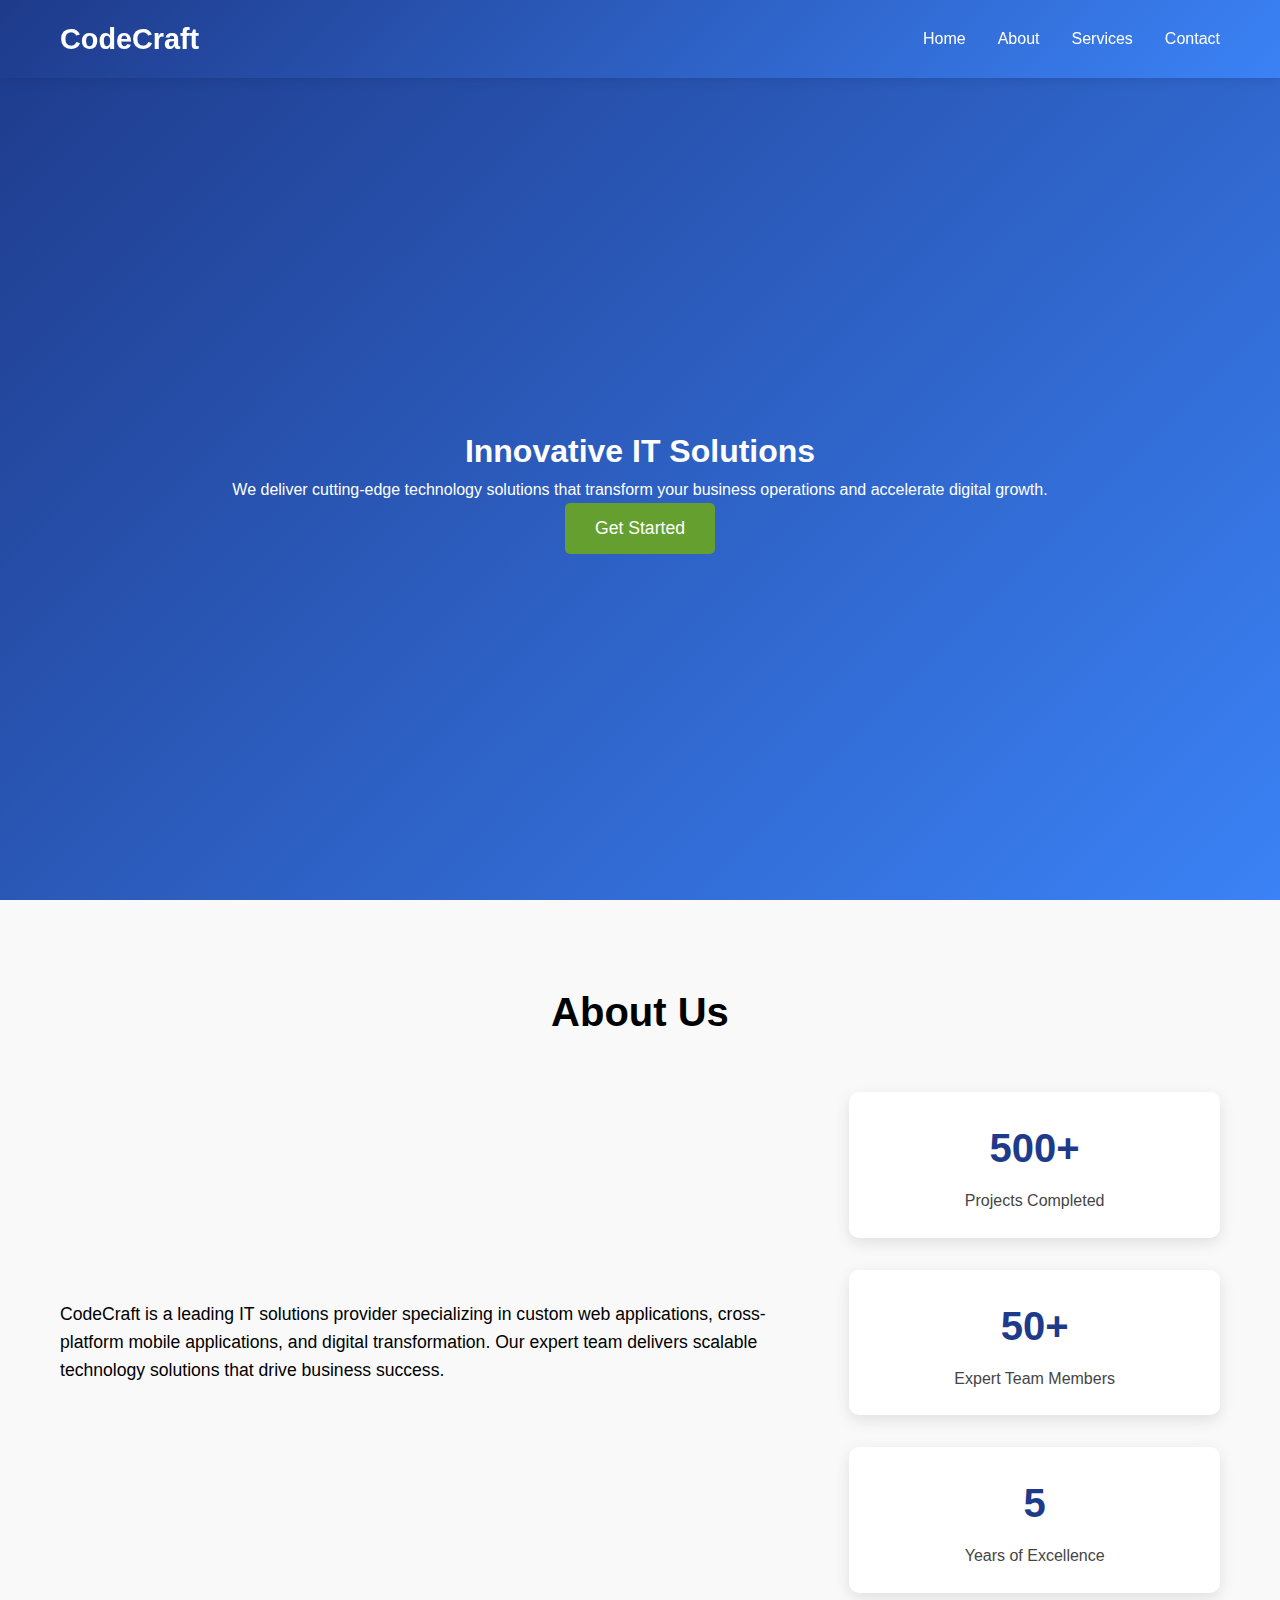
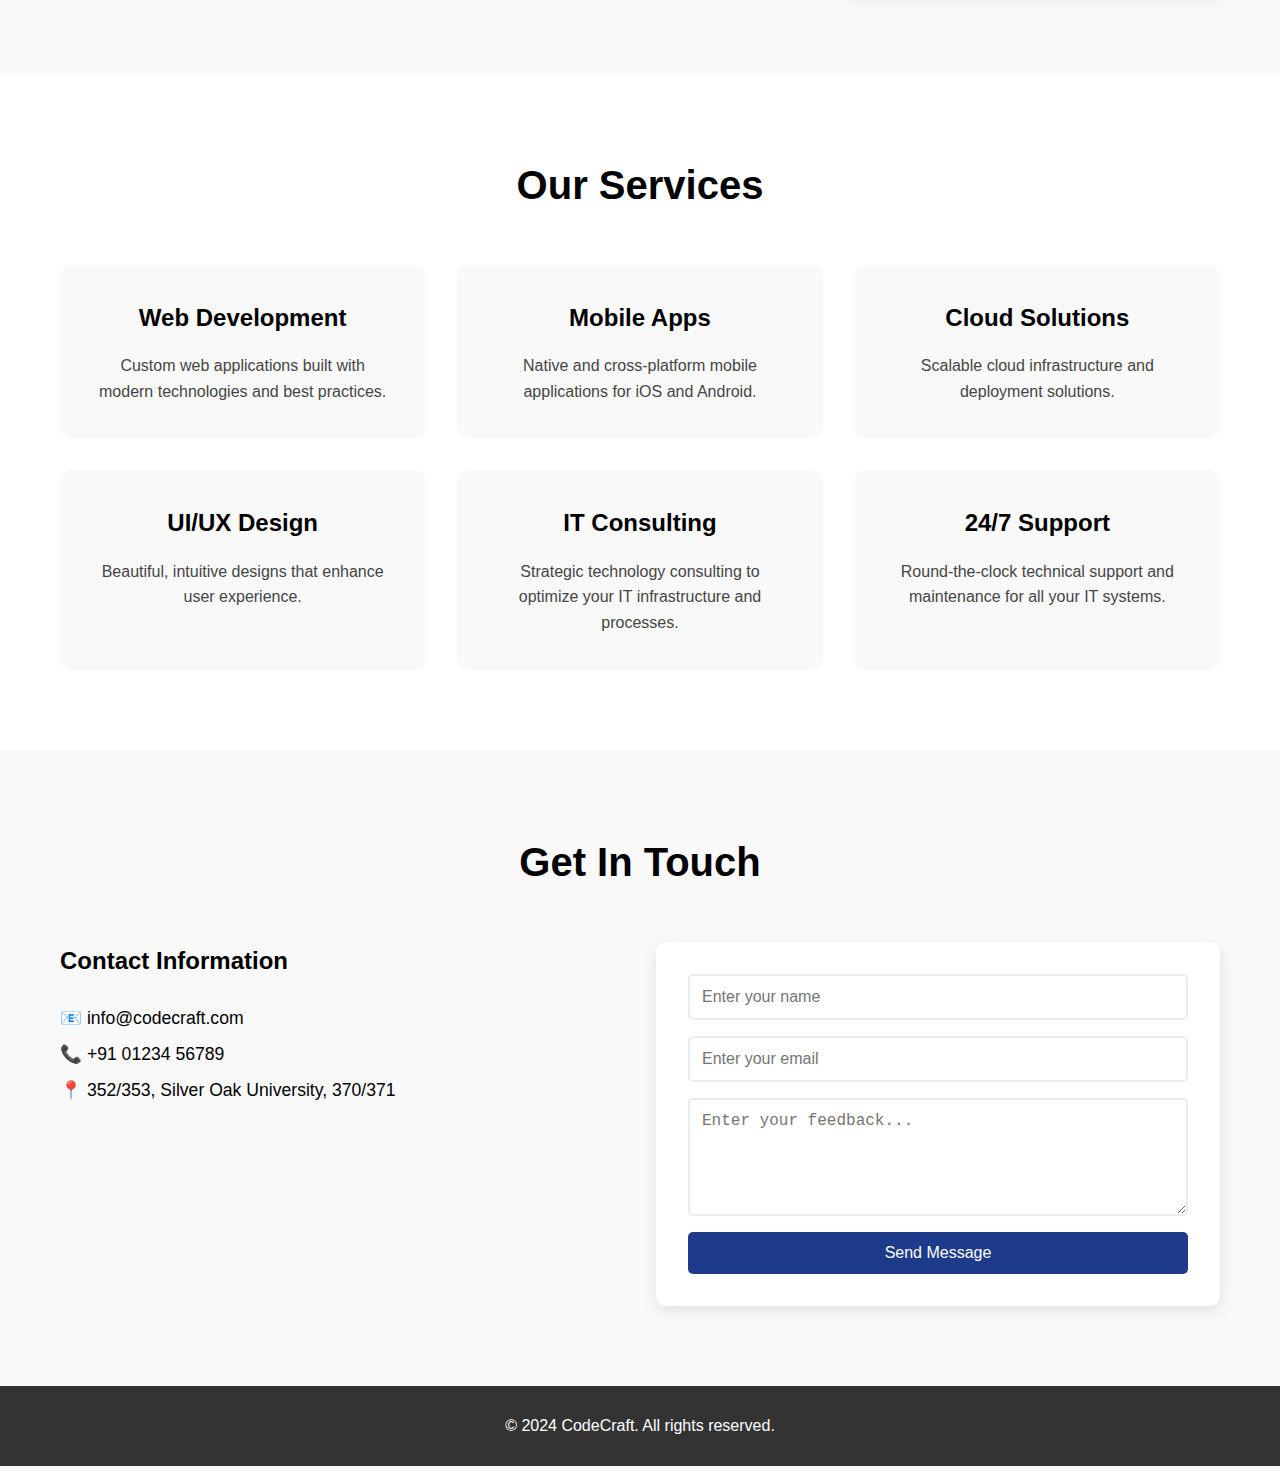
<file: index.html>
<!DOCTYPE html>
<html lang="en">
  <head>
    <meta charset="UTF-8" />
    <meta name="viewport" content="width=device-width, initial-scale=1.0" />
    <title>CodeCraft - IT Solutions</title>
    <link rel="stylesheet" href="styles.css" />
  </head>
  <body>
    <header class="header">
      <nav class="navbar">
        <div class="logo">CodeCraft</div>
        <ul class="nav-links">
          <li><a href="#home">Home</a></li>
          <li><a href="#about">About</a></li>
          <li><a href="#services">Services</a></li>
          <li><a href="#contact">Contact</a></li>
        </ul>
      </nav>
    </header>

    <main>
      <section id="home" class="hero">
        <div class="hero-content">
          <h1>Innovative IT Solutions</h1>
          <p>
            We deliver cutting-edge technology solutions that transform your
            business operations and accelerate digital growth.
          </p>
          <button class="hero-button">Get Started</button>
        </div>
      </section>

      <section id="about" class="about">
        <div class="about-container">
          <h2>About Us</h2>
          <div class="about-grid">
            <div class="about-text">
              <p>
                CodeCraft is a leading IT solutions provider specializing in
                custom web applications, cross-platform mobile applications, and
                digital transformation. Our expert team delivers scalable
                technology solutions that drive business success.
              </p>
            </div>
            <div class="about-stats">
              <div class="stat">
                <h3>500+</h3>
                <p>Projects Completed</p>
              </div>
              <div class="stat">
                <h3>50+</h3>
                <p>Expert Team Members</p>
              </div>
              <div class="stat">
                <h3>5</h3>
                <p>Years of Excellence</p>
              </div>
            </div>
          </div>
        </div>
      </section>

      <section id="services" class="services">
        <div class="services-container">
          <h2>Our Services</h2>
          <div class="services-grid">
            <div class="service-card">
              <h3>Web Development</h3>
              <p>
                Custom web applications built with modern technologies and best
                practices.
              </p>
            </div>
            <div class="service-card">
              <h3>Mobile Apps</h3>
              <p>
                Native and cross-platform mobile applications for iOS and
                Android.
              </p>
            </div>
            <div class="service-card">
              <h3>Cloud Solutions</h3>
              <p>Scalable cloud infrastructure and deployment solutions.</p>
            </div>
            <div class="service-card">
              <h3>UI/UX Design</h3>
              <p>Beautiful, intuitive designs that enhance user experience.</p>
            </div>
            <div class="service-card">
              <h3>IT Consulting</h3>
              <p>
                Strategic technology consulting to optimize your IT
                infrastructure and processes.
              </p>
            </div>
            <div class="service-card">
              <h3>24/7 Support</h3>
              <p>
                Round-the-clock technical support and maintenance for all your
                IT systems.
              </p>
            </div>
          </div>
        </div>
      </section>

      <section id="contact" class="contact">
        <div class="contact-container">
          <h2>Get In Touch</h2>
          <div class="contact-content">
            <div class="contact-info">
              <h3>Contact Information</h3>
              <p>📧 info@codecraft.com</p>
              <p>📞 +91 01234 56789</p>
              <p>📍 352/353, Silver Oak University, 370/371</p>
            </div>
            <div class="contact-form">
              <form>
                <input type="text" placeholder="Enter your name" required />
                <input type="email" placeholder="Enter your email" required />
                <textarea
                  placeholder="Enter your feedback..."
                  rows="5"
                  required
                ></textarea>
                <button type="submit">Send Message</button>
              </form>
            </div>
          </div>
        </div>
      </section>
    </main>

    <footer class="footer">
      <div class="footer-container">
        <p>&copy; 2024 CodeCraft. All rights reserved.</p>
      </div>
    </footer>
  </body>
</html>
</file>
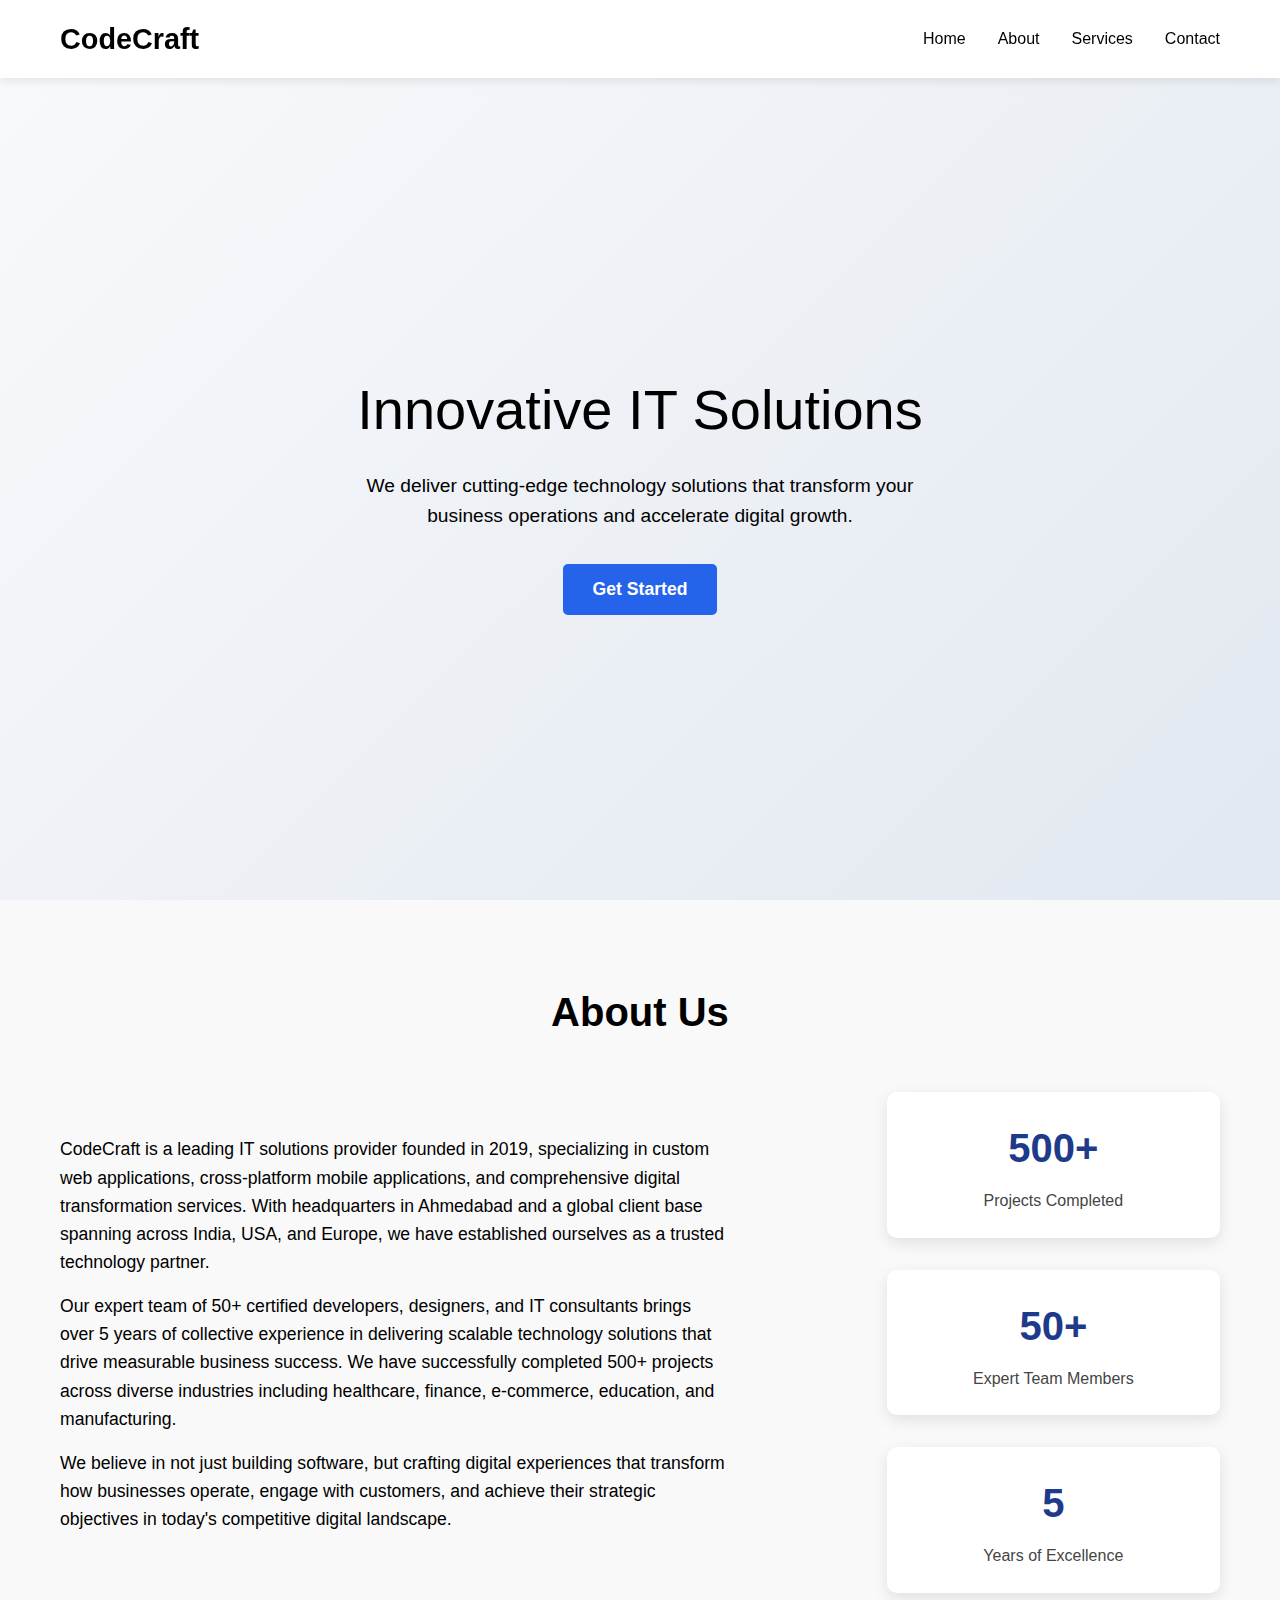
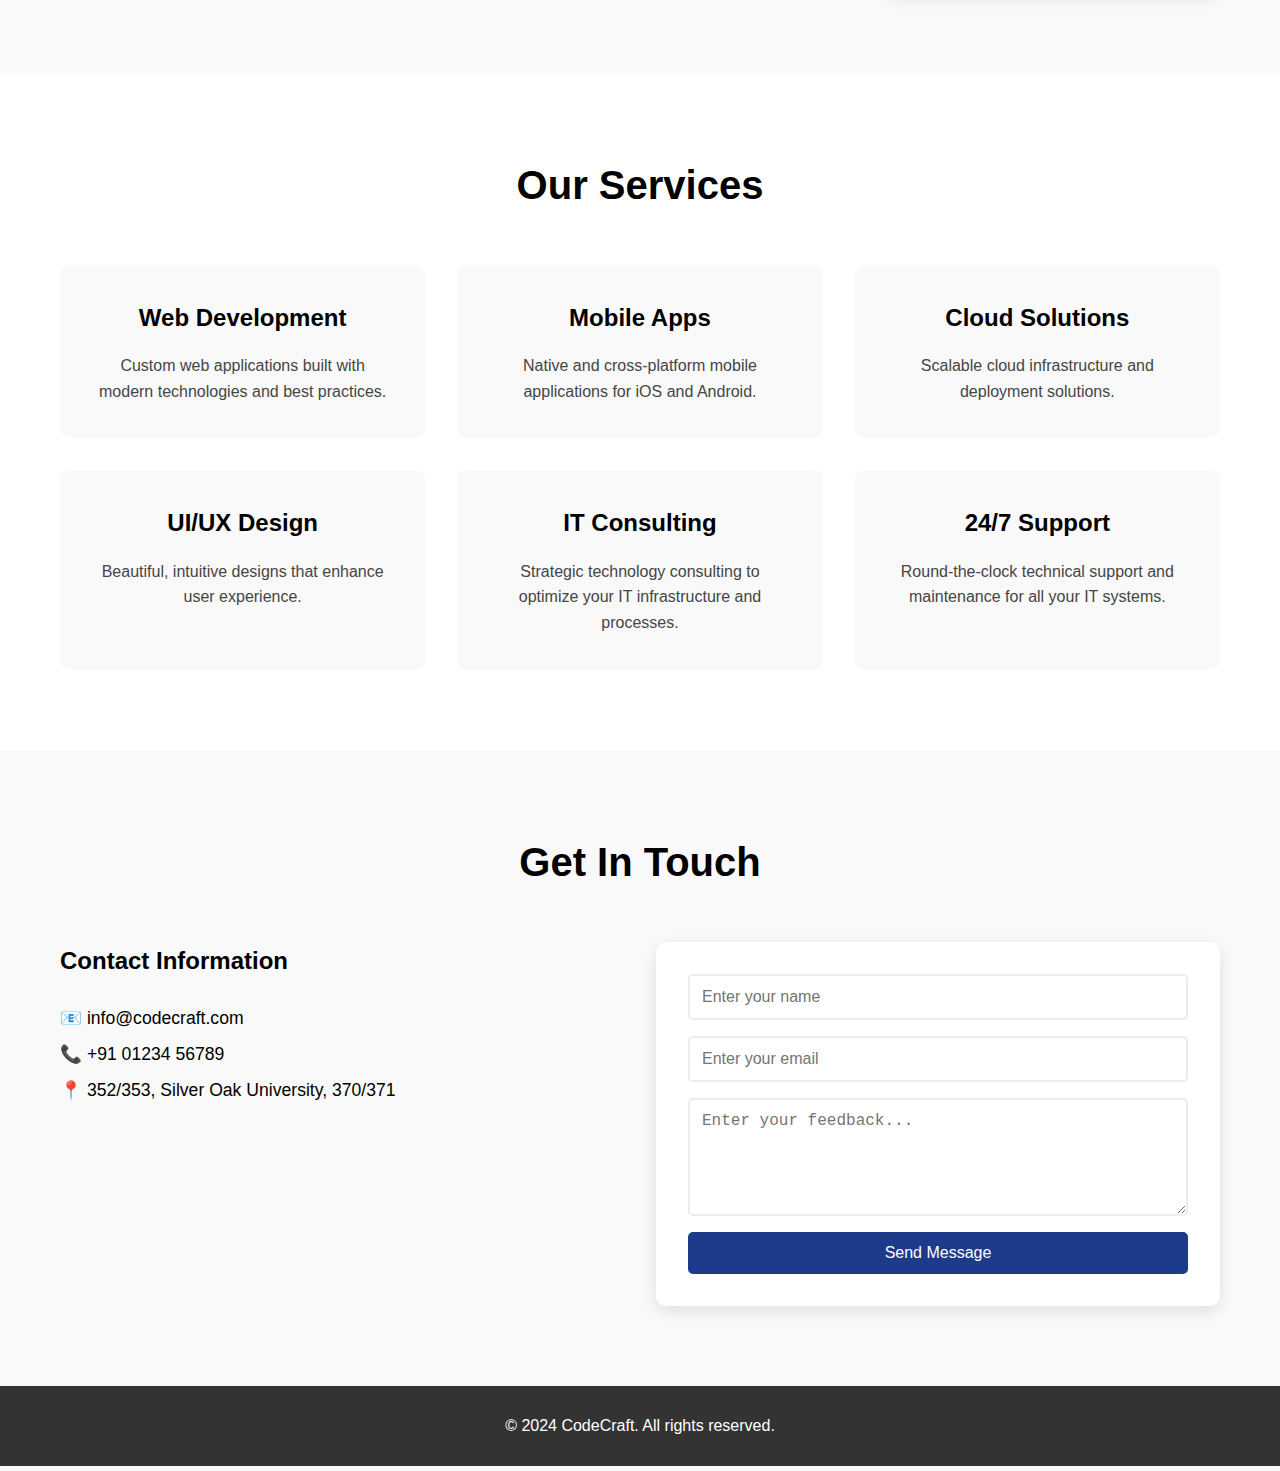
<file: Landing.html>
<!DOCTYPE html>
<html lang="en">
  <head>
    <meta charset="UTF-8" />
    <meta name="viewport" content="width=device-width, initial-scale=1.0" />
    <title>CodeCraft - IT Solutions</title>
    <link rel="stylesheet" href="Landing.css" />
  </head>
  <body>
    <header class="header">
      <nav class="navbar">
        <div class="logo">CodeCraft</div>
        <ul class="nav-links">
          <li><a href="#home">Home</a></li>
          <li><a href="#about">About</a></li>
          <li><a href="#services">Services</a></li>
          <li><a href="#contact">Contact</a></li>
        </ul>
      </nav>
    </header>

    <main>
      <section id="home" class="hero">
        <div class="hero-container">
          <h1>Innovative IT Solutions</h1>
          <p>
            We deliver cutting-edge technology solutions that transform your
            business operations and accelerate digital growth.
          </p>
          <button class="hero-button">Get Started</button>
        </div>
      </section>

      <section id="about" class="about">
        <div class="about-container">
          <h2>About Us</h2>
          <div class="about-grid">
            <div class="about-text">
              <p>
                CodeCraft is a leading IT solutions provider founded in 2019,
                specializing in custom web applications, cross-platform mobile
                applications, and comprehensive digital transformation services.
                With headquarters in Ahmedabad and a global client base spanning
                across India, USA, and Europe, we have established ourselves as
                a trusted technology partner.
              </p>
              <p>
                Our expert team of 50+ certified developers, designers, and IT
                consultants brings over 5 years of collective experience in
                delivering scalable technology solutions that drive measurable
                business success. We have successfully completed 500+ projects
                across diverse industries including healthcare, finance,
                e-commerce, education, and manufacturing.
              </p>
              <p>
                We believe in not just building software, but crafting digital
                experiences that transform how businesses operate, engage with
                customers, and achieve their strategic objectives in today's
                competitive digital landscape.
              </p>
            </div>
            <div class="about-stats">
              <div class="stat">
                <h3>500+</h3>
                <p>Projects Completed</p>
              </div>
              <div class="stat">
                <h3>50+</h3>
                <p>Expert Team Members</p>
              </div>
              <div class="stat">
                <h3>5</h3>
                <p>Years of Excellence</p>
              </div>
            </div>
          </div>
        </div>
      </section>

      <section id="services" class="services">
        <div class="services-container">
          <h2>Our Services</h2>
          <div class="services-grid">
            <div class="service-card">
              <h3>Web Development</h3>
              <p>
                Custom web applications built with modern technologies and best
                practices.
              </p>
            </div>
            <div class="service-card">
              <h3>Mobile Apps</h3>
              <p>
                Native and cross-platform mobile applications for iOS and
                Android.
              </p>
            </div>
            <div class="service-card">
              <h3>Cloud Solutions</h3>
              <p>Scalable cloud infrastructure and deployment solutions.</p>
            </div>
            <div class="service-card">
              <h3>UI/UX Design</h3>
              <p>Beautiful, intuitive designs that enhance user experience.</p>
            </div>
            <div class="service-card">
              <h3>IT Consulting</h3>
              <p>
                Strategic technology consulting to optimize your IT
                infrastructure and processes.
              </p>
            </div>
            <div class="service-card">
              <h3>24/7 Support</h3>
              <p>
                Round-the-clock technical support and maintenance for all your
                IT systems.
              </p>
            </div>
          </div>
        </div>
      </section>

      <section id="contact" class="contact">
        <div class="contact-container">
          <h2>Get In Touch</h2>
          <div class="contact-content">
            <div class="contact-info">
              <h3>Contact Information</h3>
              <p>📧 info@codecraft.com</p>
              <p>📞 +91 01234 56789</p>
              <p>📍 352/353, Silver Oak University, 370/371</p>
            </div>
            <div class="contact-form">
              <form>
                <input type="text" placeholder="Enter your name" required />
                <input type="email" placeholder="Enter your email" required />
                <textarea
                  placeholder="Enter your feedback..."
                  rows="5"
                  required
                ></textarea>
                <button type="submit">Send Message</button>
              </form>
            </div>
          </div>
        </div>
      </section>
    </main>

    <footer class="footer">
      <div class="footer-container">
        <p>&copy; 2024 CodeCraft. All rights reserved.</p>
      </div>
    </footer>
  </body>
</html>
</file>
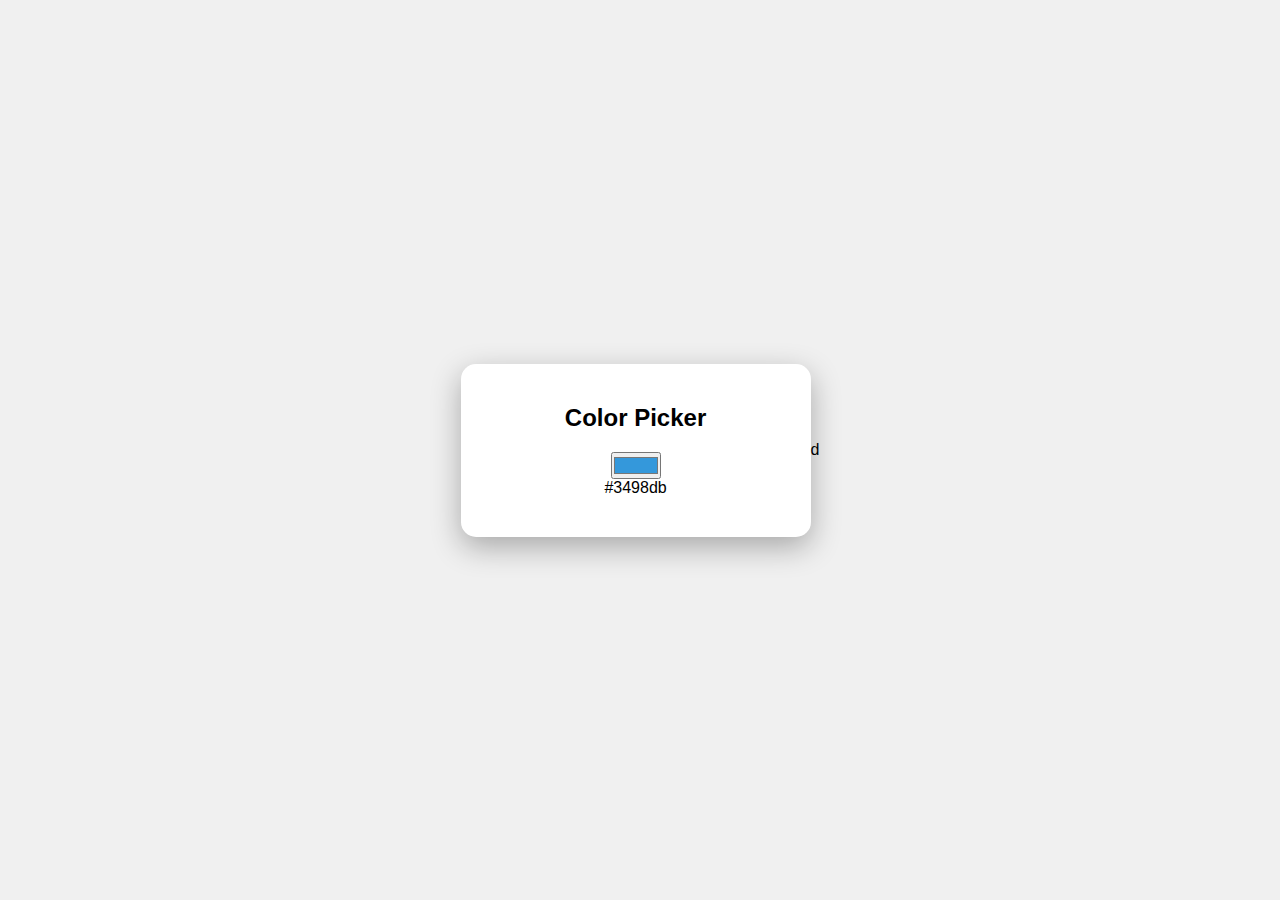
<file: ColorPicker/color-picker.html>
<!DOCTYPE html>
<html lang="en">
  <head>
    <meta charset="UTF-8" />
    <meta name="viewport" content="width=device-width, initial-scale=1.0" />
    <title>Color Picker</title>
    <link rel="stylesheet" href="color-picker.css" />
  </head>
  <body>
    <div class="container">
      <h2>Color Picker</h2>
      <input type="color" id="colorPicker" value="#3498db" />
      <div id="colorValue">#3498db</div>
    </div>

    <script src="color-picker.js"></script>
  </body>
</html>
d
</file>
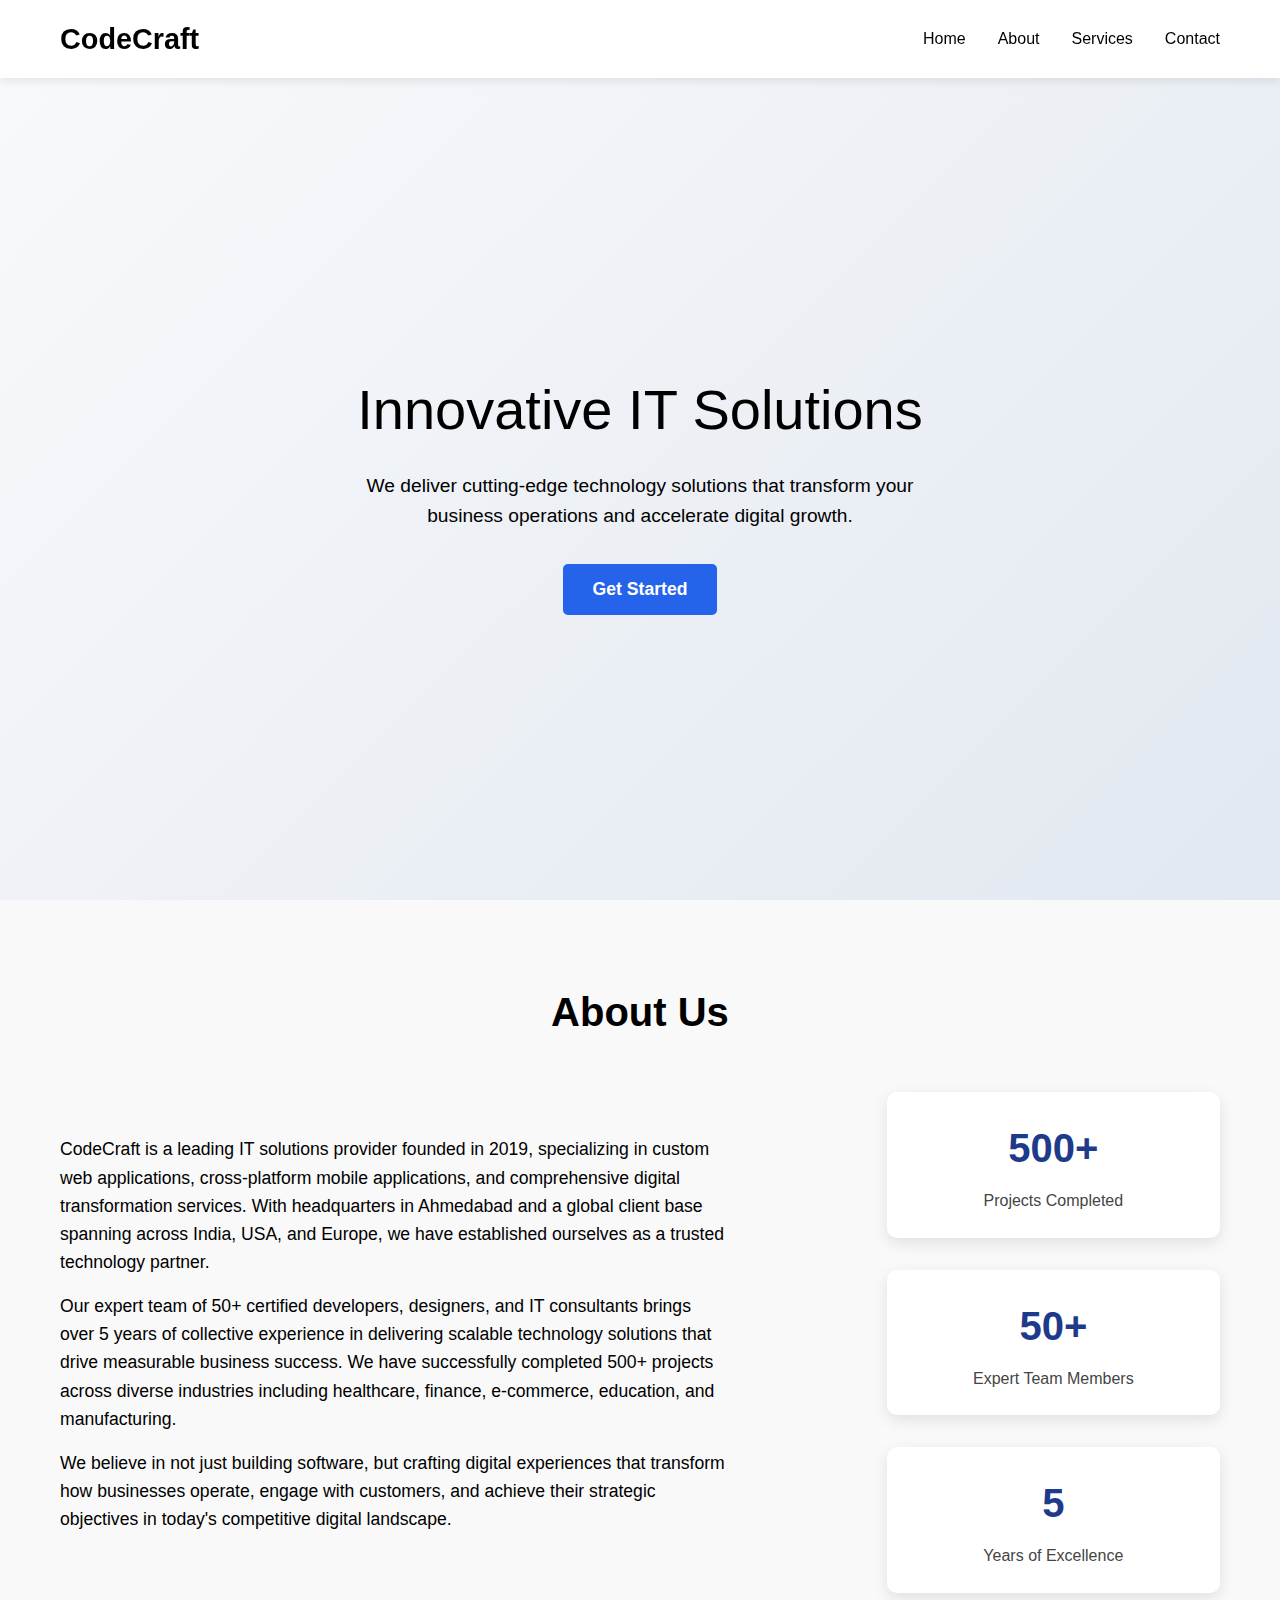
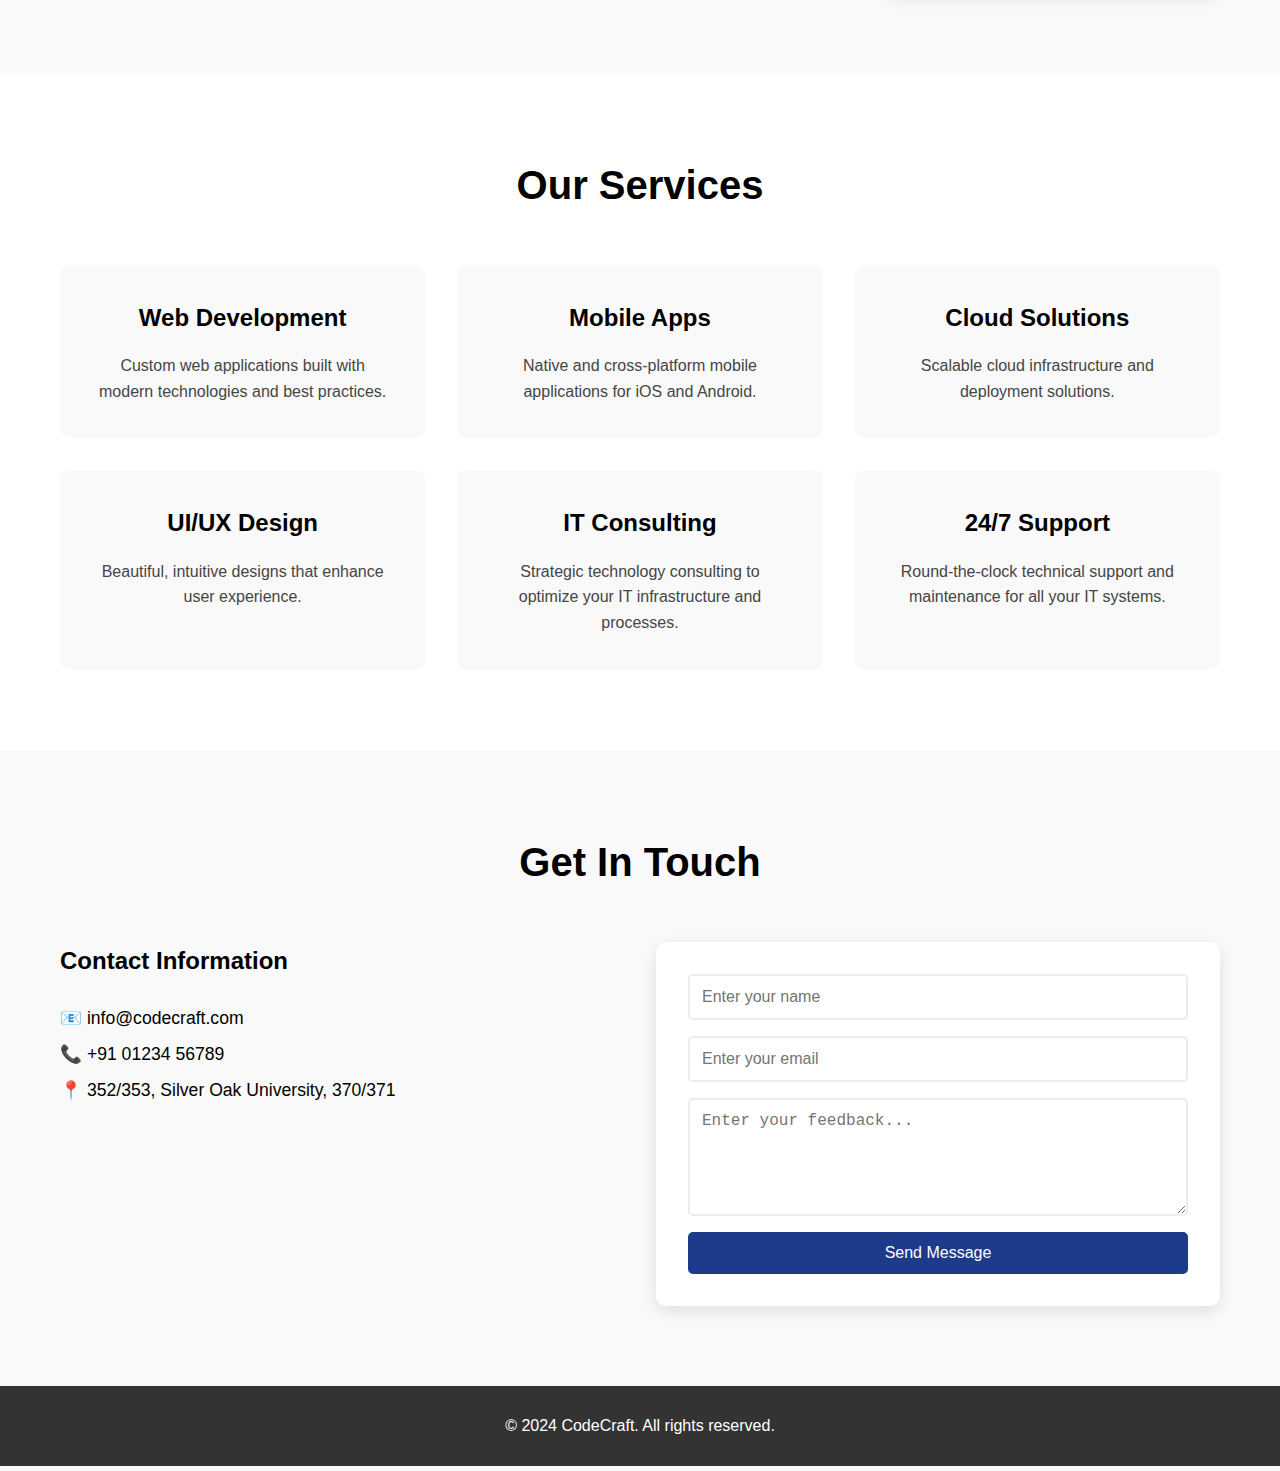
<file: LandingPage/Landing.html>
<!DOCTYPE html>
<html lang="en">
  <head>
    <meta charset="UTF-8" />
    <meta name="viewport" content="width=device-width, initial-scale=1.0" />
    <title>CodeCraft - IT Solutions</title>
    <link rel="stylesheet" href="Landing.css" />
  </head>
  <body>
    <header class="header">
      <nav class="navbar">
        <div class="logo">CodeCraft</div>
        <ul class="nav-links">
          <li><a href="#home">Home</a></li>
          <li><a href="#about">About</a></li>
          <li><a href="#services">Services</a></li>
          <li><a href="#contact">Contact</a></li>
        </ul>
      </nav>
    </header>

    <main>
      <section id="home" class="hero">
        <div class="hero-container">
          <h1>Innovative IT Solutions</h1>
          <p>
            We deliver cutting-edge technology solutions that transform your
            business operations and accelerate digital growth.
          </p>
          <button class="hero-button">Get Started</button>
        </div>
      </section>

      <section id="about" class="about">
        <div class="about-container">
          <h2>About Us</h2>
          <div class="about-grid">
            <div class="about-text">
              <p>
                CodeCraft is a leading IT solutions provider founded in 2019,
                specializing in custom web applications, cross-platform mobile
                applications, and comprehensive digital transformation services.
                With headquarters in Ahmedabad and a global client base spanning
                across India, USA, and Europe, we have established ourselves as
                a trusted technology partner.
              </p>
              <p>
                Our expert team of 50+ certified developers, designers, and IT
                consultants brings over 5 years of collective experience in
                delivering scalable technology solutions that drive measurable
                business success. We have successfully completed 500+ projects
                across diverse industries including healthcare, finance,
                e-commerce, education, and manufacturing.
              </p>
              <p>
                We believe in not just building software, but crafting digital
                experiences that transform how businesses operate, engage with
                customers, and achieve their strategic objectives in today's
                competitive digital landscape.
              </p>
            </div>
            <div class="about-stats">
              <div class="stat">
                <h3>500+</h3>
                <p>Projects Completed</p>
              </div>
              <div class="stat">
                <h3>50+</h3>
                <p>Expert Team Members</p>
              </div>
              <div class="stat">
                <h3>5</h3>
                <p>Years of Excellence</p>
              </div>
            </div>
          </div>
        </div>
      </section>

      <section id="services" class="services">
        <div class="services-container">
          <h2>Our Services</h2>
          <div class="services-grid">
            <div class="service-card">
              <h3>Web Development</h3>
              <p>
                Custom web applications built with modern technologies and best
                practices.
              </p>
            </div>
            <div class="service-card">
              <h3>Mobile Apps</h3>
              <p>
                Native and cross-platform mobile applications for iOS and
                Android.
              </p>
            </div>
            <div class="service-card">
              <h3>Cloud Solutions</h3>
              <p>Scalable cloud infrastructure and deployment solutions.</p>
            </div>
            <div class="service-card">
              <h3>UI/UX Design</h3>
              <p>Beautiful, intuitive designs that enhance user experience.</p>
            </div>
            <div class="service-card">
              <h3>IT Consulting</h3>
              <p>
                Strategic technology consulting to optimize your IT
                infrastructure and processes.
              </p>
            </div>
            <div class="service-card">
              <h3>24/7 Support</h3>
              <p>
                Round-the-clock technical support and maintenance for all your
                IT systems.
              </p>
            </div>
          </div>
        </div>
      </section>

      <section id="contact" class="contact">
        <div class="contact-container">
          <h2>Get In Touch</h2>
          <div class="contact-content">
            <div class="contact-info">
              <h3>Contact Information</h3>
              <p>📧 info@codecraft.com</p>
              <p>📞 +91 01234 56789</p>
              <p>📍 352/353, Silver Oak University, 370/371</p>
            </div>
            <div class="contact-form">
              <form>
                <input type="text" placeholder="Enter your name" required />
                <input type="email" placeholder="Enter your email" required />
                <textarea
                  placeholder="Enter your feedback..."
                  rows="5"
                  required
                ></textarea>
                <button type="submit">Send Message</button>
              </form>
            </div>
          </div>
        </div>
      </section>
    </main>

    <footer class="footer">
      <div class="footer-container">
        <p>&copy; 2024 CodeCraft. All rights reserved.</p>
      </div>
    </footer>
  </body>
</html>
</file>
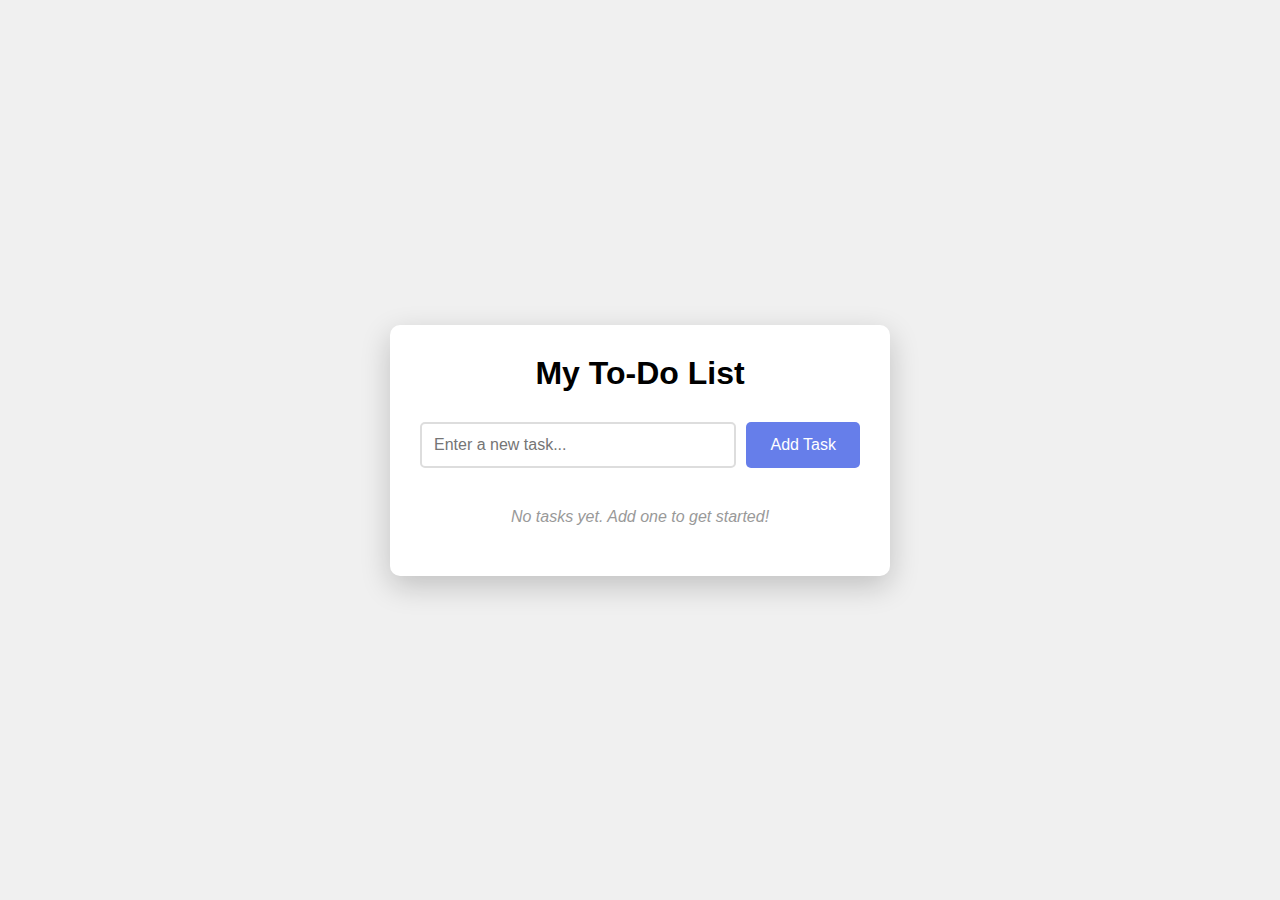
<file: ToDoList/to-do-list.html>
<!DOCTYPE html>
<html lang="en">
  <head>
    <meta charset="UTF-8" />
    <meta name="viewport" content="width=device-width, initial-scale=1.0" />
    <title>To-Do List</title>
    <link rel="stylesheet" href="to-do-list.css" />
  </head>
  <body>
    <div class="container">
      <h1>My To-Do List</h1>

      <div class="input-section">
        <input type="text" id="taskInput" placeholder="Enter a new task..." />
        <button id="addBtn">Add Task</button>
      </div>

      <ul id="taskList"></ul>
    </div>

    <script src="to-do-list.js"></script>
  </body>
</html>
</file>
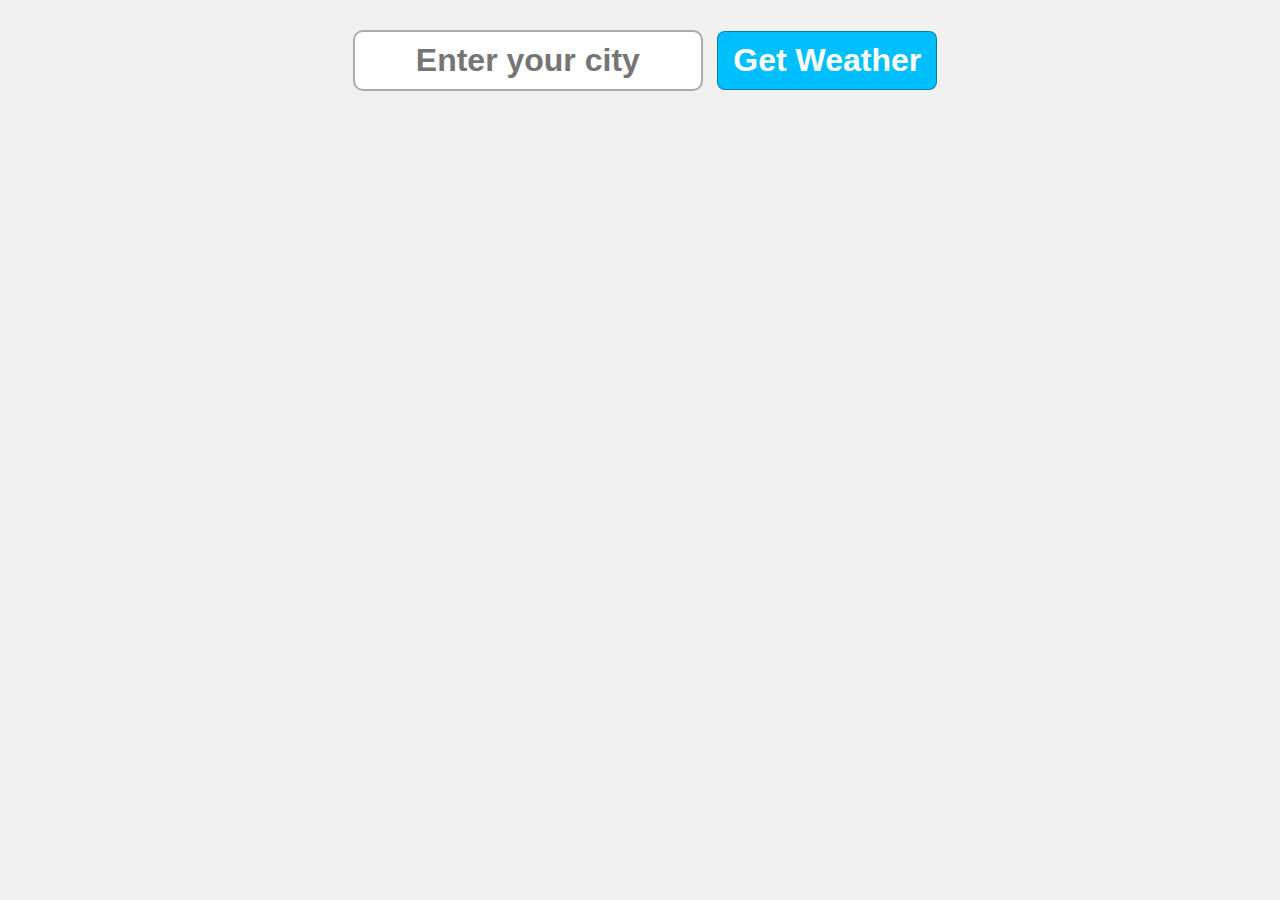
<file: WeatherApp/weather.html>
<!DOCTYPE html>
<html lang="en">
  <head>
    <meta charset="UTF-8" />
    <meta name="viewport" content="width=device-width, initial-scale=1.0" />
    <title>Weather App</title>
    <link rel="stylesheet" href="weather.css" />
  </head>
  <body>
    <form class="weatherForm">
      <input type="text" placeholder="Enter your city" class="cityInput" />
      <button type="submit">Get Weather</button>
    </form>

    <div class="card" style="display: none"></div>
    <script src="weather.js"></script>
  </body>
</html>
</file>
<file: styles.css>
* {
  margin: 0;
  padding: 0;
  box-sizing: border-box;
}

body {
  font-family: "Arial", sans-serif;
  line-height: 1.6;
  background-color: rgb(249, 249, 249);
}

.header {
  background: linear-gradient(135deg, #1e3a8a 0%, #3b82f6 100%);
  color: white;
  position: fixed;
  top: 0;
  width: 100%;
  padding: 1rem 0;
  box-shadow: 0 2px 10px rgba(0, 0, 0, 0.1);
  z-index: 1;
}

.navbar {
  display: flex;
  justify-content: space-between;
  align-items: center;
  max-width: 1200px;
  margin: 0 auto;
  padding: 0 20px;
}

.logo {
  font-size: 1.8rem;
  font-weight: bold;
}

.nav-links {
  display: flex;
  list-style: none;
  gap: 2rem;
}

.nav-links a {
  color: white;
  text-decoration: none;
  transition: opacity 0.3s ease;
}

.nav-links a:hover {
  opacity: 0.8;
}

.hero {
  background: linear-gradient(135deg, #1e3a8a 0%, #3b82f6 100%);
  color: white;
  min-height: 100vh;
  display: flex;
  align-items: center;
  justify-content: center;
  text-align: center;
  padding-top: 80px;
}

.hero-container h1 {
  font-size: 3.5rem;
  margin-bottom: 1rem;
  font-weight: 300;
}

.hero-container p {
  font-size: 1.2rem;
  margin-bottom: 2rem;
  max-width: 600px;
}

.hero-button {
  background-color: rgb(100, 159, 48);
  color: white;
  border: none;
  padding: 15px 30px;
  font-size: 1.1rem;
  border-radius: 5px;
  cursor: pointer;
  transition: transform 0.3s ease, box-shadow 0.3s ease;
}

.hero-button:hover {
  transform: translateY(-2px);
  box-shadow: 0 5px 15px rgb(68, 137, 8);
}

.about {
  padding: 80px 0;
}

.about-container {
  max-width: 1200px;
  margin: 0 auto;
  padding: 0 20px;
}

.about h2 {
  text-align: center;
  font-size: 2.5rem;
  margin-bottom: 3rem;
}

.about-grid {
  display: grid;
  grid-template-columns: 2fr 1fr;
  gap: 3rem;
  align-items: center;
}

.about-text p {
  font-size: 1.1rem;
}

.about-stats {
  display: flex;
  flex-direction: column;
  gap: 2rem;
}

.stat {
  text-align: center;
  box-shadow: 0 5px 15px rgba(0, 0, 0, 0.1);
  padding: 1.5rem;
  border-radius: 10px;
  background-color: white;
}

.stat h3 {
  font-size: 2.5rem;
  color: #1e3a8a;
  margin-bottom: 0.5rem;
}

.stat p {
  color: #454545;
}

.services {
  padding: 80px 0;
  background-color: white;
}

.services-container {
  max-width: 1200px;
  margin: 0 auto;
  padding: 0 20px;
}

.services h2 {
  text-align: center;
  font-size: 2.5rem;
  margin-bottom: 3rem;
}

.services-grid {
  display: grid;
  grid-template-columns: repeat(auto-fit, minmax(300px, 1fr));
  gap: 2rem;
}

.service-card {
  background-color: rgb(249, 249, 249);
  padding: 2rem;
  border-radius: 10px;
  text-align: center;
  border: 2px solid transparent;
  transition: transform 0.3s ease, box-shadow 0.3s ease;
}

.service-card:hover {
  transform: translateY(-5px);
  box-shadow: 0 10px 25px rgba(0, 0, 0, 0.1);
  border-color: #1e3a8a;
}

.service-card h3 {
  font-size: 1.5rem;
  margin-bottom: 1rem;
}

.service-card p {
  color: #454545;
}

.contact {
  padding: 80px 0;
}

.contact-container {
  max-width: 1200px;
  margin: 0 auto;
  padding: 0 20px;
}

.contact h2 {
  text-align: center;
  font-size: 2.5rem;
  margin-bottom: 3rem;
}

.contact-content {
  display: grid;
  grid-template-columns: 1fr 1fr;
  gap: 2rem;
}

.contact-info h3 {
  font-size: 1.5rem;
  margin-bottom: 1.5rem;
}

.contact-info p {
  margin-bottom: 0.5rem;
  font-size: 1.1rem;
}

.contact-form {
  background-color: white;
  padding: 2rem;
  border-radius: 10px;
  box-shadow: 0 5px 15px rgba(0, 0, 0, 0.1);
}

.contact-form form {
  display: flex;
  flex-direction: column;
  gap: 1rem;
}

.contact-form input,
.contact-form textarea {
  padding: 12px;
  border: 2px solid rgb(236, 236, 236);
  border-radius: 5px;
  font-size: 1rem;
  transition: border-color 0.3s ease;
}
.contact-form input:focus,
.contact-form textarea:focus {
  outline: none;
  border-color: #1e3a8a;
}

.contact-form button {
  background-color: #1e3a8a;
  color: white;
  padding: 12px;
  font-size: 1rem;
  border-style: none;
  border-radius: 5px;
  cursor: pointer;
  transition: background-color 0.3s ease;
}

.contact-form button:hover {
  background: #1e40af;
}

.footer {
  background: #333;
  color: white;
  text-align: center;
  padding: 1.7rem 0;
}
</file>
<file: Landing.css>
* {
  margin: 0;
  padding: 0;
  box-sizing: border-box;
}

body {
  font-family: "Arial", sans-serif;
  line-height: 1.6;
  background-color: rgb(249, 249, 249);
}

.header {
  background-color: white;
  position: fixed;
  top: 0;
  width: 100%;
  padding: 1rem 0;
  box-shadow: 0 2px 10px rgba(0, 0, 0, 0.1);
  z-index: 1;
}

.navbar {
  display: flex;
  justify-content: space-between;
  align-items: center;
  max-width: 1200px;
  margin: 0 auto;
  padding: 0 20px;
}

.logo {
  font-size: 1.8rem;
  font-weight: bold;
}

.nav-links {
  display: flex;
  list-style: none;
  gap: 2rem;
}

.nav-links a {
  color: black;
  text-decoration: none;
  transition: opacity 0.3s ease;
}

.nav-links a:hover {
  opacity: 0.6;
}

.hero {
  background: linear-gradient(135deg, #f8fafc 0%, #e2e8f0 100%);
  min-height: 100vh;
  display: flex;
  align-items: center;
  justify-content: center;
  text-align: center;
  padding-top: 80px;
}

.hero-container h1 {
  font-size: 3.5rem;
  margin-bottom: 1rem;
  font-weight: 300;
}

.hero-container p {
  font-size: 1.2rem;
  margin-bottom: 2rem;
  max-width: 600px;
}

.hero-button {
  background-color: #2563eb;
  color: white;
  border: none;
  padding: 15px 30px;
  font-size: 1.1rem;
  font-weight: 600;
  border-radius: 5px;
  cursor: pointer;
  transition: transform 0.3s ease, box-shadow 0.3s ease;
}

.hero-button:hover {
  background-color: #1d4ed8;
  transform: translateY(-2px);
  box-shadow: 0 10px 25px rgba(37, 99, 235, 0.4);
}

.about {
  padding: 80px 0;
}

.about-container {
  max-width: 1200px;
  margin: 0 auto;
  padding: 0 20px;
}

.about h2 {
  text-align: center;
  font-size: 2.5rem;
  margin-bottom: 3rem;
}

.about-grid {
  display: grid;
  grid-template-columns: 2fr 1fr;
  gap: 10rem;
  align-items: center;
}

.about-text p {
  font-size: 1.1rem;
  margin-bottom: 1rem;
}

.about-stats {
  display: flex;
  flex-direction: column;
  gap: 2rem;
}

.stat {
  text-align: center;
  box-shadow: 0 5px 15px rgba(0, 0, 0, 0.1);
  padding: 1.5rem;
  border-radius: 10px;
  background-color: white;
}

.stat h3 {
  font-size: 2.5rem;
  color: #1e3a8a;
  margin-bottom: 0.5rem;
}

.stat p {
  color: #454545;
}

.services {
  padding: 80px 0;
  background-color: white;
}

.services-container {
  max-width: 1200px;
  margin: 0 auto;
  padding: 0 20px;
}

.services h2 {
  text-align: center;
  font-size: 2.5rem;
  margin-bottom: 3rem;
}

.services-grid {
  display: grid;
  grid-template-columns: repeat(auto-fit, minmax(300px, 1fr));
  gap: 2rem;
}

.service-card {
  background-color: rgb(249, 249, 249);
  padding: 2rem;
  border-radius: 10px;
  text-align: center;
  border: 2px solid transparent;
  transition: transform 0.3s ease, box-shadow 0.3s ease;
}

.service-card:hover {
  transform: translateY(-5px);
  box-shadow: 0 10px 25px rgba(0, 0, 0, 0.1);
  border-color: #1e3a8a;
}

.service-card h3 {
  font-size: 1.5rem;
  margin-bottom: 1rem;
}

.service-card p {
  color: #454545;
}

.contact {
  padding: 80px 0;
}

.contact-container {
  max-width: 1200px;
  margin: 0 auto;
  padding: 0 20px;
}

.contact h2 {
  text-align: center;
  font-size: 2.5rem;
  margin-bottom: 3rem;
}

.contact-content {
  display: grid;
  grid-template-columns: 1fr 1fr;
  gap: 2rem;
}

.contact-info h3 {
  font-size: 1.5rem;
  margin-bottom: 1.5rem;
}

.contact-info p {
  margin-bottom: 0.5rem;
  font-size: 1.1rem;
}

.contact-form {
  background-color: white;
  padding: 2rem;
  border-radius: 10px;
  box-shadow: 0 5px 15px rgba(0, 0, 0, 0.1);
}

.contact-form form {
  display: flex;
  flex-direction: column;
  gap: 1rem;
}

.contact-form input,
.contact-form textarea {
  padding: 12px;
  border: 2px solid rgb(236, 236, 236);
  border-radius: 5px;
  font-size: 1rem;
  transition: border-color 0.3s ease;
}
.contact-form input:focus,
.contact-form textarea:focus {
  outline: none;
  border-color: #1e3a8a;
}

.contact-form button {
  background-color: #1e3a8a;
  color: white;
  padding: 12px;
  font-size: 1rem;
  border-style: none;
  border-radius: 5px;
  cursor: pointer;
  transition: background-color 0.3s ease;
}

.contact-form button:hover {
  background-color: #1e40af;
}

.footer {
  background-color: #333;
  color: white;
  text-align: center;
  padding: 1.7rem 0;
}
</file>
<file: ColorPicker/color-picker.css>
* {
  margin: 0;
  padding: 0;
  box-sizing: border-box;
}

body {
  font-family: Arial, sans-serif;
  background: #f0f0f0;
  min-height: 100vh;
  display: flex;
  justify-content: center;
  align-items: center;
  padding: 20px;
}

.container {
  text-align: center;
  padding: 40px;
  min-width: 350px;
  background: white;
  border-radius: 15px;
  box-shadow: 0 10px 30px rgba(0, 0, 0, 0.3);
}

h2 {
  margin-top: 0;
  margin-bottom: 20px;
}

#color-picker {
  width: 150px;
  height: 150px;
  border: 3px solid #ddd;
  border-radius: 10px;
  cursor: pointer;
  transition: transform 0.2s;
}

#color-picker:hover {
  transform: scale(1.05);
}

#color-value {
  margin-top: 20px;
  font-size: 20px;
  font-weight: bold;
  letter-spacing: 1px;
  color: #333;
}
</file>
<file: LandingPage/Landing.css>
* {
  margin: 0;
  padding: 0;
  box-sizing: border-box;
}

body {
  font-family: "Arial", sans-serif;
  line-height: 1.6;
  background-color: rgb(249, 249, 249);
}

.header {
  background-color: white;
  position: fixed;
  top: 0;
  width: 100%;
  padding: 1rem 0;
  box-shadow: 0 2px 10px rgba(0, 0, 0, 0.1);
  z-index: 1;
}

.navbar {
  display: flex;
  justify-content: space-between;
  align-items: center;
  max-width: 1200px;
  margin: 0 auto;
  padding: 0 20px;
}

.logo {
  font-size: 1.8rem;
  font-weight: bold;
}

.nav-links {
  display: flex;
  list-style: none;
  gap: 2rem;
}

.nav-links a {
  color: black;
  text-decoration: none;
  transition: opacity 0.3s ease;
}

.nav-links a:hover {
  opacity: 0.6;
}

.hero {
  background: linear-gradient(135deg, #f8fafc 0%, #e2e8f0 100%);
  min-height: 100vh;
  display: flex;
  align-items: center;
  justify-content: center;
  text-align: center;
  padding-top: 80px;
}

.hero-container h1 {
  font-size: 3.5rem;
  margin-bottom: 1rem;
  font-weight: 300;
}

.hero-container p {
  font-size: 1.2rem;
  margin-bottom: 2rem;
  max-width: 600px;
}

.hero-button {
  background-color: #2563eb;
  color: white;
  border: none;
  padding: 15px 30px;
  font-size: 1.1rem;
  font-weight: 600;
  border-radius: 5px;
  cursor: pointer;
  transition: transform 0.3s ease, box-shadow 0.3s ease;
}

.hero-button:hover {
  background-color: #1d4ed8;
  transform: translateY(-2px);
  box-shadow: 0 10px 25px rgba(37, 99, 235, 0.4);
}

.about {
  padding: 80px 0;
}

.about-container {
  max-width: 1200px;
  margin: 0 auto;
  padding: 0 20px;
}

.about h2 {
  text-align: center;
  font-size: 2.5rem;
  margin-bottom: 3rem;
}

.about-grid {
  display: grid;
  grid-template-columns: 2fr 1fr;
  gap: 10rem;
  align-items: center;
}

.about-text p {
  font-size: 1.1rem;
  margin-bottom: 1rem;
}

.about-stats {
  display: flex;
  flex-direction: column;
  gap: 2rem;
}

.stat {
  text-align: center;
  box-shadow: 0 5px 15px rgba(0, 0, 0, 0.1);
  padding: 1.5rem;
  border-radius: 10px;
  background-color: white;
}

.stat h3 {
  font-size: 2.5rem;
  color: #1e3a8a;
  margin-bottom: 0.5rem;
}

.stat p {
  color: #454545;
}

.services {
  padding: 80px 0;
  background-color: white;
}

.services-container {
  max-width: 1200px;
  margin: 0 auto;
  padding: 0 20px;
}

.services h2 {
  text-align: center;
  font-size: 2.5rem;
  margin-bottom: 3rem;
}

.services-grid {
  display: grid;
  grid-template-columns: repeat(auto-fit, minmax(300px, 1fr));
  gap: 2rem;
}

.service-card {
  background-color: rgb(249, 249, 249);
  padding: 2rem;
  border-radius: 10px;
  text-align: center;
  border: 2px solid transparent;
  transition: transform 0.3s ease, box-shadow 0.3s ease;
}

.service-card:hover {
  transform: translateY(-5px);
  box-shadow: 0 10px 25px rgba(0, 0, 0, 0.1);
  border-color: #1e3a8a;
}

.service-card h3 {
  font-size: 1.5rem;
  margin-bottom: 1rem;
}

.service-card p {
  color: #454545;
}

.contact {
  padding: 80px 0;
}

.contact-container {
  max-width: 1200px;
  margin: 0 auto;
  padding: 0 20px;
}

.contact h2 {
  text-align: center;
  font-size: 2.5rem;
  margin-bottom: 3rem;
}

.contact-content {
  display: grid;
  grid-template-columns: 1fr 1fr;
  gap: 2rem;
}

.contact-info h3 {
  font-size: 1.5rem;
  margin-bottom: 1.5rem;
}

.contact-info p {
  margin-bottom: 0.5rem;
  font-size: 1.1rem;
}

.contact-form {
  background-color: white;
  padding: 2rem;
  border-radius: 10px;
  box-shadow: 0 5px 15px rgba(0, 0, 0, 0.1);
}

.contact-form form {
  display: flex;
  flex-direction: column;
  gap: 1rem;
}

.contact-form input,
.contact-form textarea {
  padding: 12px;
  border: 2px solid rgb(236, 236, 236);
  border-radius: 5px;
  font-size: 1rem;
  transition: border-color 0.3s ease;
}
.contact-form input:focus,
.contact-form textarea:focus {
  outline: none;
  border-color: #1e3a8a;
}

.contact-form button {
  background-color: #1e3a8a;
  color: white;
  padding: 12px;
  font-size: 1rem;
  border-style: none;
  border-radius: 5px;
  cursor: pointer;
  transition: background-color 0.3s ease;
}

.contact-form button:hover {
  background-color: #1e40af;
}

.footer {
  background-color: #333;
  color: white;
  text-align: center;
  padding: 1.7rem 0;
}
</file>
<file: ToDoList/to-do-list.css>
* {
  margin: 0;
  padding: 0;
  box-sizing: border-box;
}

body {
  font-family: Arial, sans-serif;
  background-color: #f0f0f0;
  min-height: 100vh;
  display: flex;
  justify-content: center;
  align-items: center;
  padding: 20px;
}

.container {
  background: white;
  border-radius: 10px;
  box-shadow: 0 10px 30px rgba(0, 0, 0, 0.2);
  padding: 30px;
  width: 100%;
  max-width: 500px;
}

h1 {
  text-align: center;
  margin-bottom: 30px;
}

.input-section {
  display: flex;
  gap: 10px;
  margin-bottom: 20px;
}

#taskInput {
  flex: 1;
  padding: 12px;
  border: 2px solid #ddd;
  border-radius: 5px;
  font-size: 16px;
  outline: none;
  transition: border-color 0.3s;
}

#taskInput:focus {
  border-color: #667eea;
}

#addBtn {
  padding: 12px 24px;
  background: #667eea;
  color: white;
  border: none;
  border-radius: 5px;
  font-size: 16px;
  cursor: pointer;
  transition: background 0.3s;
}

#addBtn:hover {
  background: #5568d3;
}

#taskList {
  list-style: none;
}

.task-item {
  background: #f8f9fa;
  padding: 15px;
  margin-bottom: 10px;
  border-radius: 5px;
  display: flex;
  justify-content: space-between;
  align-items: center;
  transition: background 0.3s;
}

.task-item:hover {
  background: #e9ecef;
}

.task-content {
  display: flex;
  align-items: center;
  gap: 10px;
  flex: 1;
}

.task-text {
  flex: 1;
  font-size: 16px;
  color: #333;
}

.task-text.completed {
  text-decoration: line-through;
  color: #999;
}

.task-actions {
  display: flex;
  gap: 8px;
}

.edit-btn,
.delete-btn,
.complete-btn {
  padding: 6px 12px;
  border: none;
  border-radius: 4px;
  font-size: 14px;
  cursor: pointer;
  transition: all 0.3s;
}

.complete-btn {
  background: #28a745;
  color: white;
}

.complete-btn:hover {
  background: #218838;
}

.edit-btn {
  background: #ffc107;
  color: #333;
}

.edit-btn:hover {
  background: #e0a800;
}

.delete-btn {
  background: #dc3545;
  color: white;
}

.delete-btn:hover {
  background: #c82333;
}

.edit-input {
  flex: 1;
  padding: 8px;
  border: 2px solid #667eea;
  border-radius: 4px;
  font-size: 16px;
  outline: none;
}

.save-btn,
.cancel-btn {
  padding: 6px 12px;
  border: none;
  border-radius: 4px;
  font-size: 14px;
  cursor: pointer;
}

.save-btn {
  background: #28a745;
  color: white;
}

.cancel-btn {
  background: #6c757d;
  color: white;
}

.empty-message {
  text-align: center;
  color: #999;
  padding: 20px;
  font-style: italic;
}
</file>
<file: WeatherApp/weather.css>
* {
  margin: 0;
  padding: 0;
  box-sizing: border-box;
}

body {
  font-family: Arial, Helvetica, sans-serif;
  background-color: #f0f0f0;
  display: flex;
  justify-content: center;
  align-items: center;
  flex-direction: column;
}

.weatherForm {
  margin: 20px;
}

.cityInput {
  font-size: 2rem;
  font-weight: bold;
  padding: 10px;
  text-align: center;
  margin: 10px;
  border: 2px solid rgba(0, 0, 0, 0.33);
  border-radius: 10px;
  width: 350px;
}

.weatherForm button {
  padding: 10px 15px;
  font-size: 2rem;
  font-weight: bold;
  background-color: deepskyblue;
  color: white;
  border: 1px solid rgba(0, 0, 0, 0.333);
  border-radius: 8px;
  cursor: pointer;
}

.weatherForm button:hover {
  background-color: #10cfff;
}

.card {
  display: flex;
  justify-content: center;
  align-items: center;
  flex-direction: column;
  text-align: center;
  font-weight: bold;
  padding: 40px;
  width: 440px;
  border-radius: 20px;
  background: linear-gradient(180deg, skyblue, sandybrown);
  box-shadow: 0 10px 30px rgba(0, 0, 0, 0.3);
}

.cityDisplay,
.tempDisplay {
  font-size: 3.5rem;
  margin: 10px 20px;
  color: rgba(0, 0, 0, 0.75);
}

.feelsLikeDisplay {
  font-size: 1.5rem;
  margin-top: 20px;
}

.humidityDisplay {
  font-size: 1.5rem;
  margin-top: 10px;
  margin-bottom: 20px;
}

.descDisplay {
  font-size: 2rem;
  font-style: italic;
}

.weatherEmoji {
  font-size: 6rem;
  margin-bottom: 10px;
}

.errorDisplay {
  font-size: 2rem;
  color: rgba(0, 0, 0, 0.75);
}
</file>
